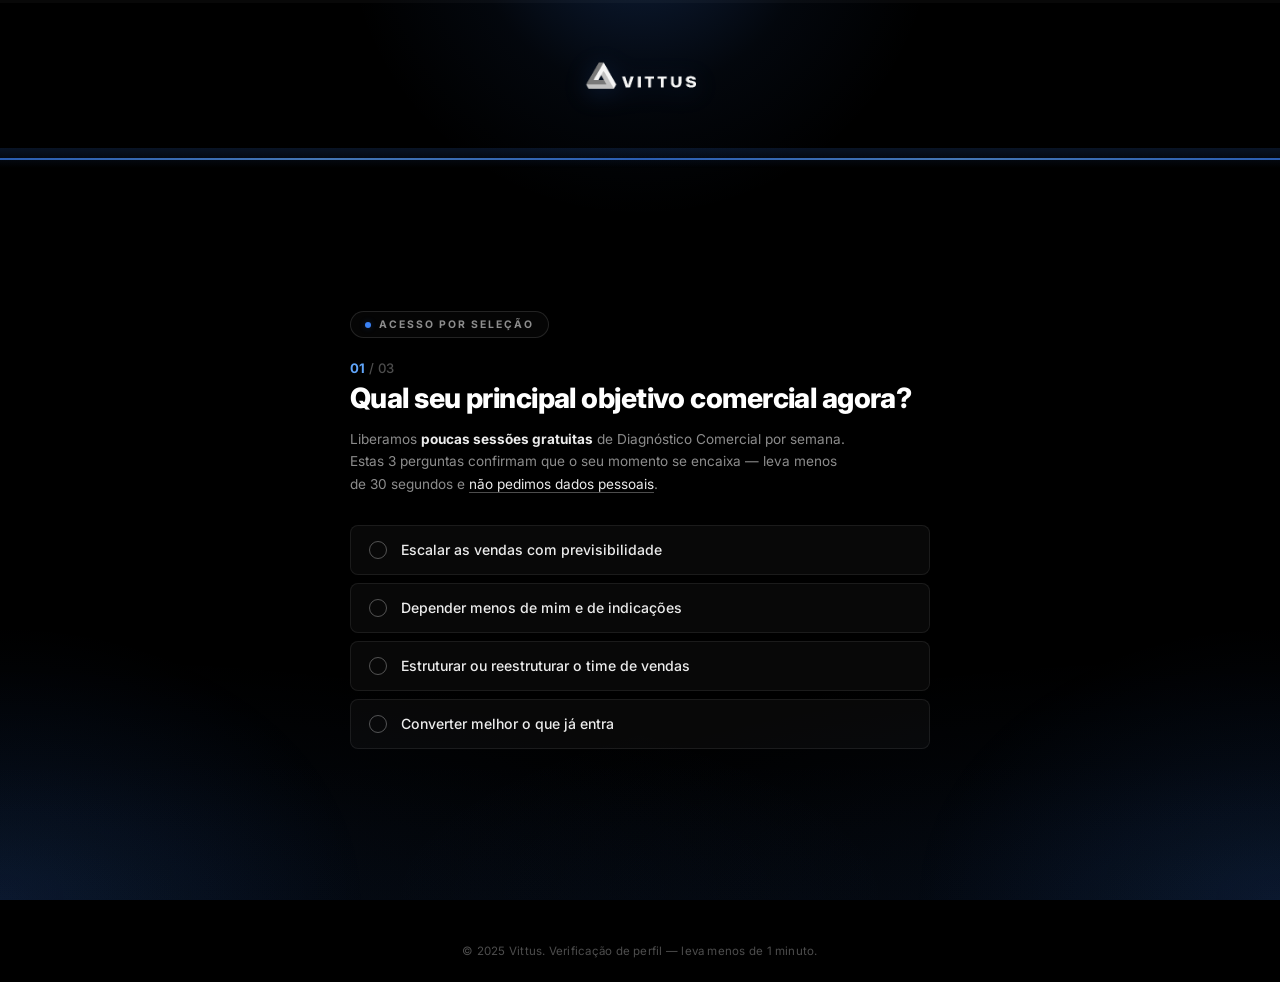
<file: index.html>
<!DOCTYPE html>
<html lang="pt-BR">
<head>
    <meta charset="UTF-8">
    <meta name="viewport" content="width=device-width, initial-scale=1.0">
    <title>Vittus — Verificação de Perfil</title>
    <meta name="description" content="Responda 3 perguntas rápidas e descubra se o seu perfil se encaixa no diagnóstico comercial da Vittus.">
    <link rel="preconnect" href="https://fonts.googleapis.com">
    <link rel="preconnect" href="https://fonts.gstatic.com" crossorigin>
    <link href="https://fonts.googleapis.com/css2?family=Inter:wght@400;500;600;700;800&display=swap" rel="stylesheet">
    <link rel="stylesheet" href="style.css">
</head>
<body>
    <!-- Progress Bar -->
    <div class="progress-bar-container">
        <div class="progress-bar" id="progressBar"></div>
    </div>

    <!-- Header / Logo -->
    <header class="header">
        <img src="logo.png" alt="Vittus" class="logo-img">
    </header>

    <!-- Glow Effects (sutis) -->
    <div class="glow glow-top"></div>
    <div class="glow glow-bottom"></div>
    <div class="glow glow-corner-left"></div>
    <div class="glow glow-corner-right"></div>

    <!-- Quiz Container -->
    <main class="quiz-container" id="quizContainer">

        <!-- Step 1 -->
        <section class="quiz-step active" data-step="1">
            <div class="step-content">
                <div class="badge">
                    <span class="badge-dot"></span>
                    ACESSO POR SELEÇÃO
                </div>
                <div class="step-counter">
                    <span class="step-current">01</span> / <span class="step-total">03</span>
                </div>
                <h1 class="question">Qual seu principal objetivo comercial agora?</h1>
                <p class="subtitle">
                    Liberamos <strong>poucas sessões gratuitas</strong> de Diagnóstico Comercial por semana. Estas 3 perguntas confirmam que o seu momento se encaixa — leva menos de 30 segundos e <u>não pedimos dados pessoais</u>.
                </p>

                <div class="options-list">
                    <label class="option" data-value="escalar">
                        <input type="radio" name="q1" value="escalar">
                        <span class="option-radio"></span>
                        <span class="option-text">Escalar as vendas com previsibilidade</span>
                    </label>
                    <label class="option" data-value="depender">
                        <input type="radio" name="q1" value="depender">
                        <span class="option-radio"></span>
                        <span class="option-text">Depender menos de mim e de indicações</span>
                    </label>
                    <label class="option" data-value="estruturar">
                        <input type="radio" name="q1" value="estruturar">
                        <span class="option-radio"></span>
                        <span class="option-text">Estruturar ou reestruturar o time de vendas</span>
                    </label>
                    <label class="option" data-value="converter">
                        <input type="radio" name="q1" value="converter">
                        <span class="option-radio"></span>
                        <span class="option-text">Converter melhor o que já entra</span>
                    </label>
                </div>
            </div>
        </section>

        <!-- Step 2 -->
        <section class="quiz-step" data-step="2">
            <div class="step-content">
                <div class="badge">
                    <span class="badge-dot"></span>
                    ACESSO POR SELEÇÃO
                </div>
                <div class="step-counter">
                    <span class="step-current">02</span> / <span class="step-total">03</span>
                </div>
                <h1 class="question">Qual o segmento da sua empresa?</h1>

                <div class="options-list">
                    <label class="option" data-value="consultoria">
                        <input type="radio" name="q2" value="consultoria">
                        <span class="option-radio"></span>
                        <span class="option-text">Consultoria, assessoria ou serviço de alto valor</span>
                    </label>
                    <label class="option" data-value="advocacia">
                        <input type="radio" name="q2" value="advocacia">
                        <span class="option-radio"></span>
                        <span class="option-text">Advocacia, contabilidade ou saúde</span>
                    </label>
                    <label class="option" data-value="educacao">
                        <input type="radio" name="q2" value="educacao">
                        <span class="option-radio"></span>
                        <span class="option-text">Educação, mentoria ou infoproduto</span>
                    </label>
                    <label class="option" data-value="seguros">
                        <input type="radio" name="q2" value="seguros">
                        <span class="option-radio"></span>
                        <span class="option-text">Seguros, consórcio ou financeiro</span>
                    </label>
                    <label class="option" data-value="industria">
                        <input type="radio" name="q2" value="industria">
                        <span class="option-radio"></span>
                        <span class="option-text">Indústria ou distribuição</span>
                    </label>
                    <label class="option" data-value="varejo">
                        <input type="radio" name="q2" value="varejo">
                        <span class="option-radio"></span>
                        <span class="option-text">Varejo ou loja física</span>
                    </label>
                    <label class="option" data-value="commodity">
                        <input type="radio" name="q2" value="commodity">
                        <span class="option-radio"></span>
                        <span class="option-text">Commodity (o cliente decide pelo preço)</span>
                    </label>
                    <label class="option" data-value="governo">
                        <input type="radio" name="q2" value="governo">
                        <span class="option-radio"></span>
                        <span class="option-text">Venda para o governo (licitação)</span>
                    </label>
                </div>

                <button class="back-btn" onclick="goBack()">← Voltar</button>
            </div>
        </section>

        <!-- Step 3 -->
        <section class="quiz-step" data-step="3">
            <div class="step-content">
                <div class="badge">
                    <span class="badge-dot"></span>
                    ACESSO POR SELEÇÃO
                </div>
                <div class="step-counter">
                    <span class="step-current">03</span> / <span class="step-total">03</span>
                </div>
                <h1 class="question">Qual o seu papel na empresa?</h1>

                <div class="options-list">
                    <label class="option" data-value="dono">
                        <input type="radio" name="q3" value="dono">
                        <span class="option-radio"></span>
                        <span class="option-text">Dono ou fundador</span>
                    </label>
                    <label class="option" data-value="socio">
                        <input type="radio" name="q3" value="socio">
                        <span class="option-radio"></span>
                        <span class="option-text">Sócio</span>
                    </label>
                    <label class="option" data-value="diretor">
                        <input type="radio" name="q3" value="diretor">
                        <span class="option-radio"></span>
                        <span class="option-text">Diretor(a)</span>
                    </label>
                    <label class="option" data-value="gestor">
                        <input type="radio" name="q3" value="gestor">
                        <span class="option-radio"></span>
                        <span class="option-text">Gestor comercial</span>
                    </label>
                    <label class="option" data-value="outro">
                        <input type="radio" name="q3" value="outro">
                        <span class="option-radio"></span>
                        <span class="option-text">Outro</span>
                    </label>
                </div>

                <button class="back-btn" onclick="goBack()">← Voltar</button>
            </div>
        </section>

        <!-- Result Screen -->
        <section class="quiz-step" data-step="4">
            <div class="step-content result-content">
                <div class="spinner"></div>
                <h1 class="result-title">Seu perfil foi <span class="highlight">selecionado</span> ✓</h1>
                <p class="result-text">
                    Você se encaixa no recorte do Diagnóstico Comercial. Estamos liberando sua agenda para você escolher o melhor horário com um <strong>especialista do nosso time</strong>...
                </p>
                <a href="#" class="cta-button" id="ctaButton">
                    Escolher meu horário agora
                </a>
                <p class="redirect-text">Você será redirecionado automaticamente</p>
            </div>
        </section>

    </main>

    <!-- Footer -->
    <footer class="footer">
        <p>© 2025 Vittus. Verificação de perfil — leva menos de 1 minuto.</p>
    </footer>

    <script src="script.js"></script>
</body>
</html>
</file>
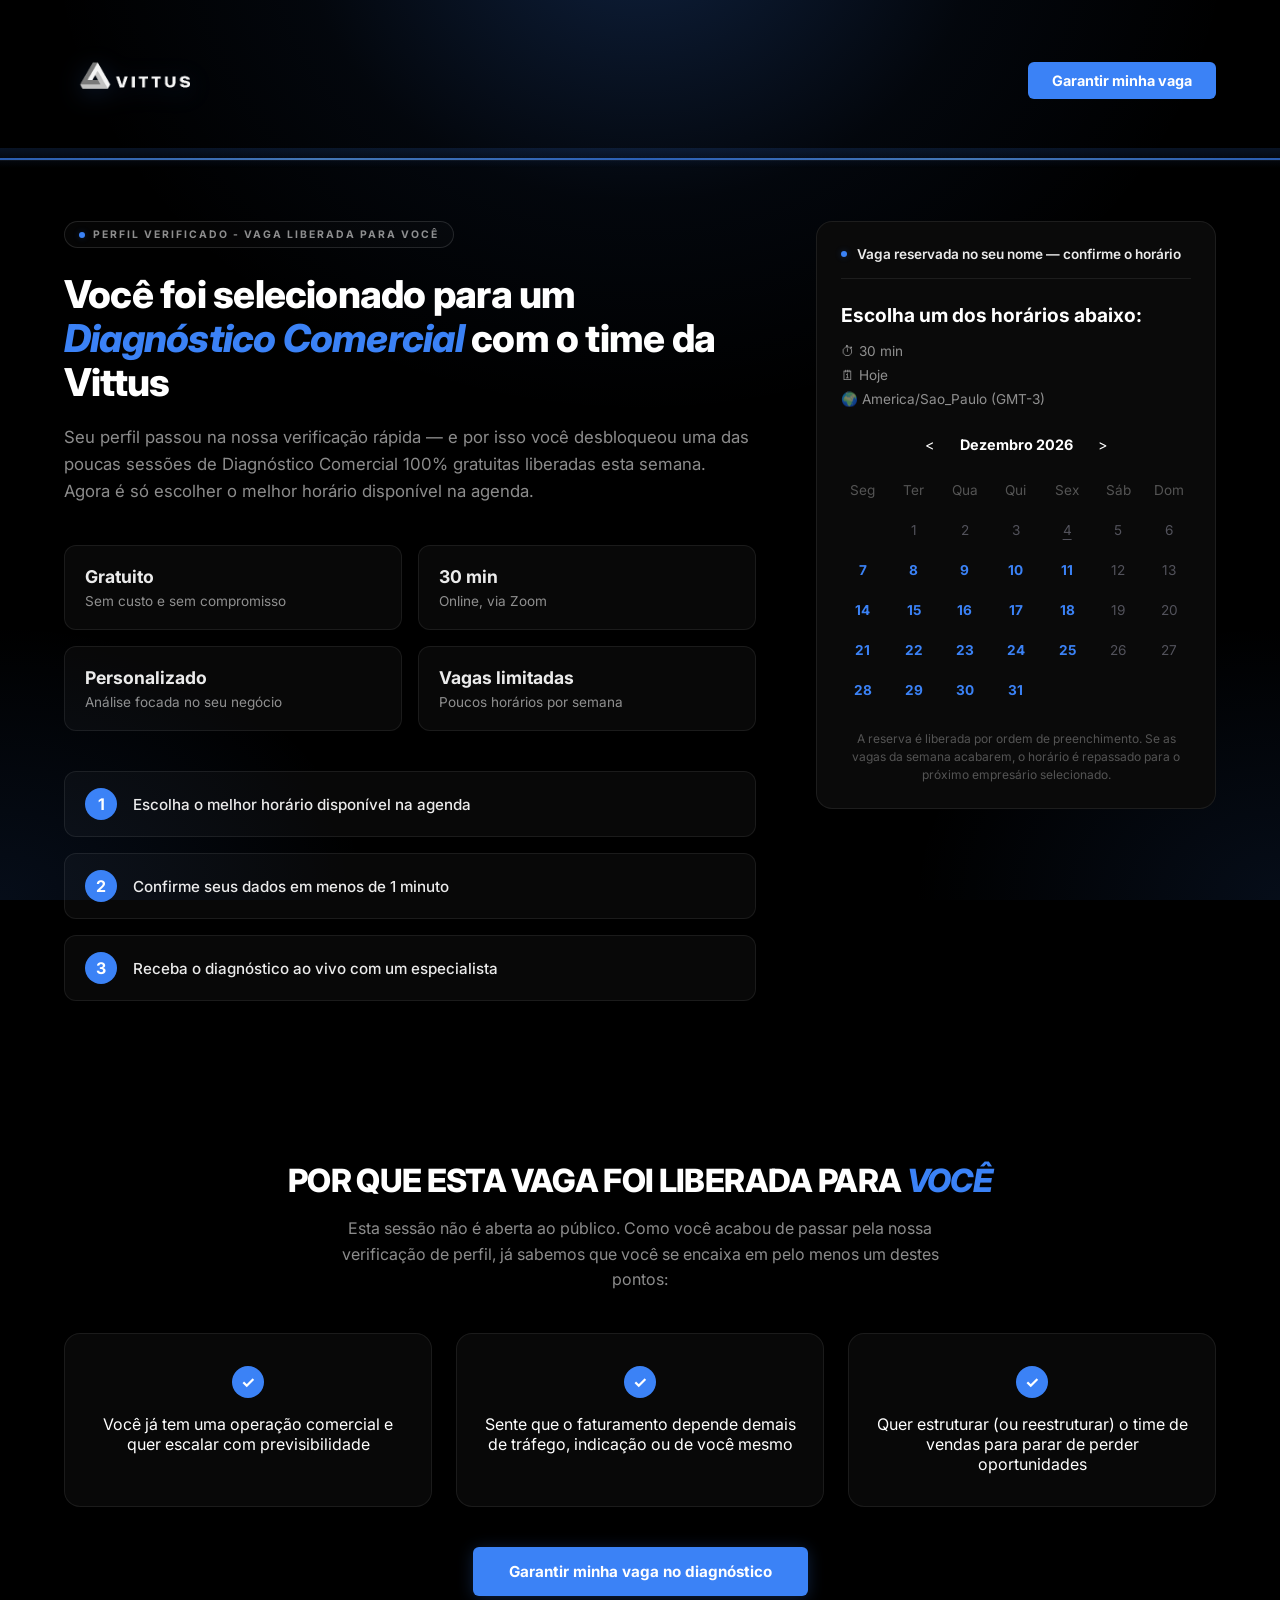
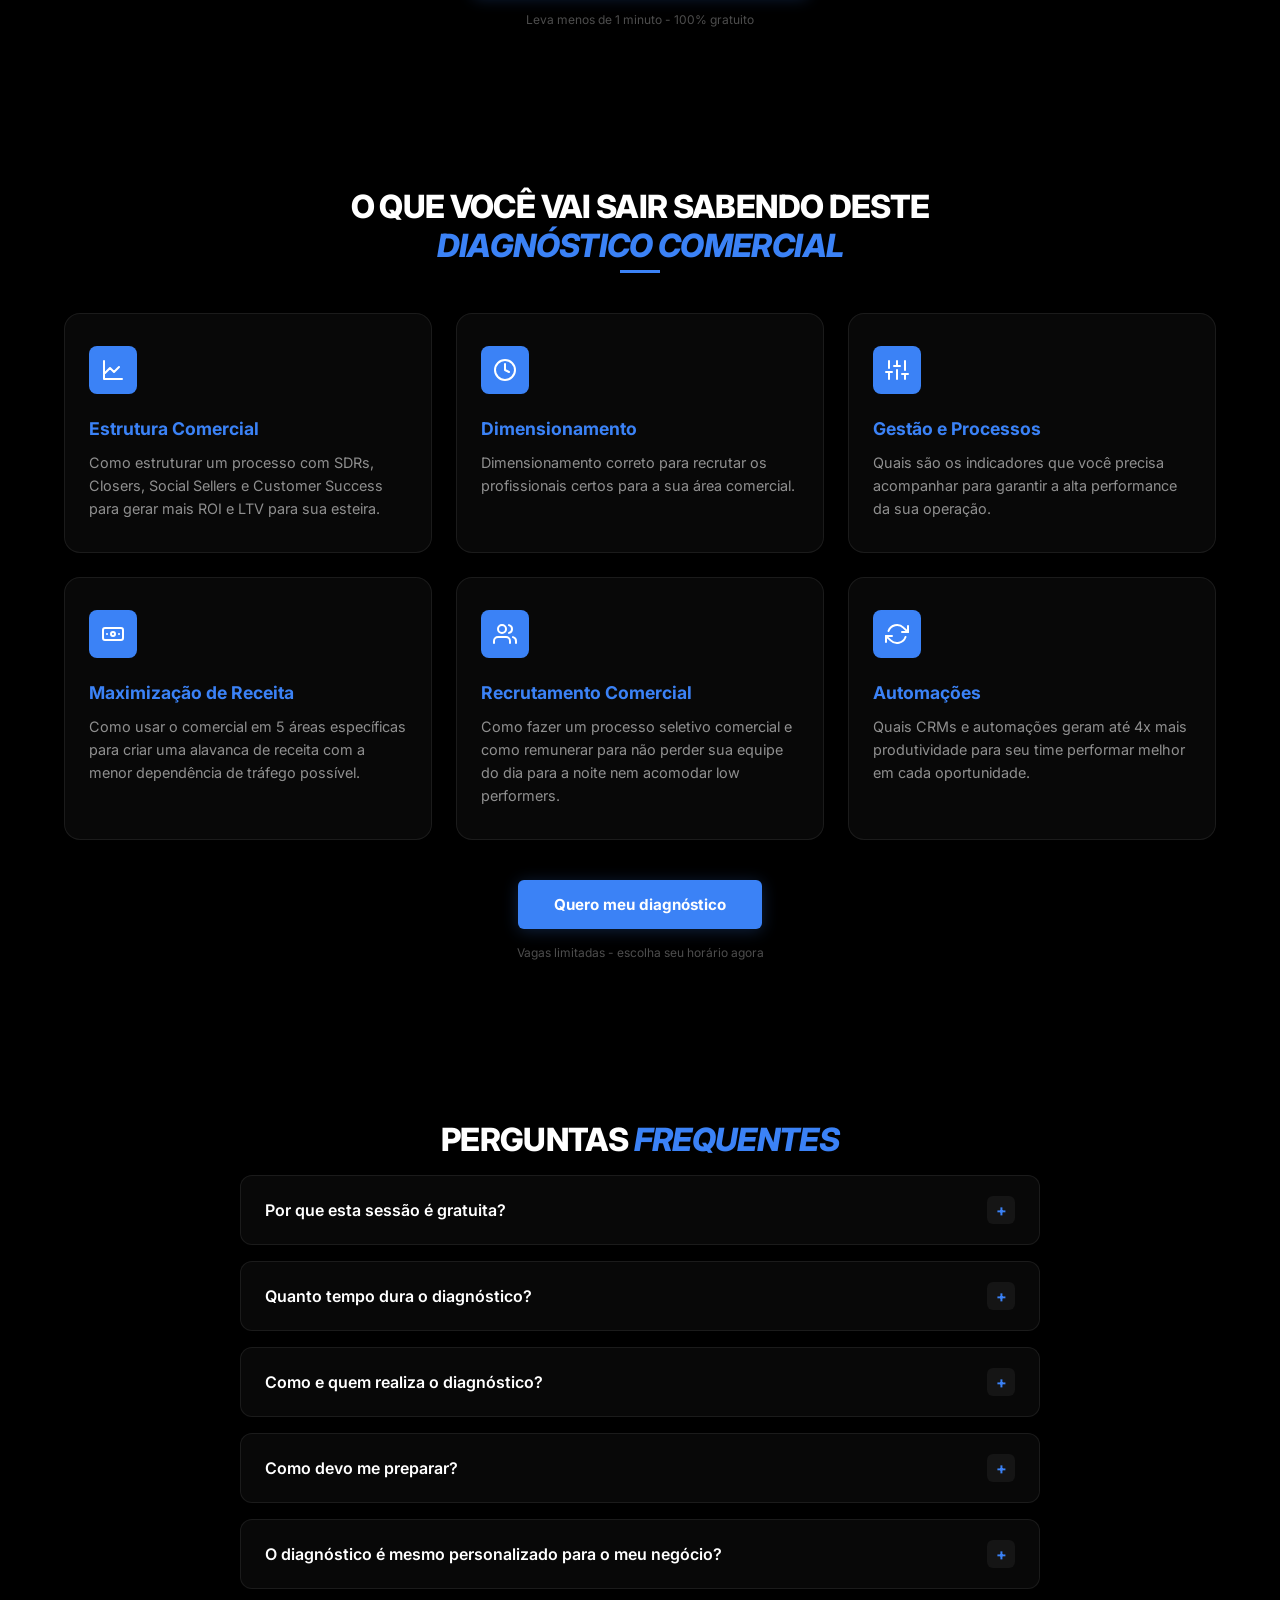
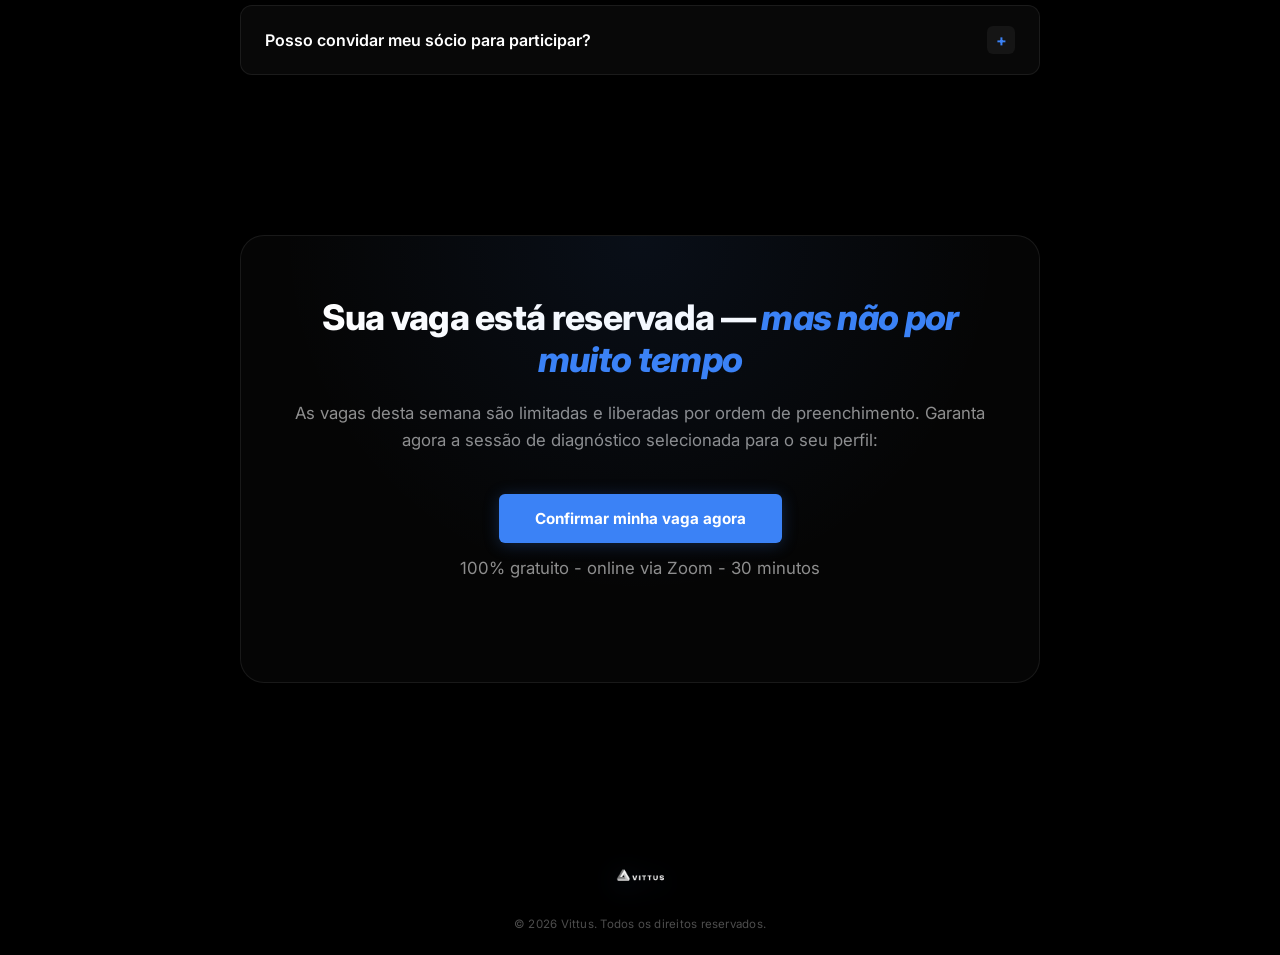
<file: agendamento.html>
<!DOCTYPE html>
<html lang="pt-BR">
<head>
    <meta charset="UTF-8">
    <meta name="viewport" content="width=device-width, initial-scale=1.0">
    <title>Vittus — Agendamento</title>
    <link rel="preconnect" href="https://fonts.googleapis.com">
    <link rel="preconnect" href="https://fonts.gstatic.com" crossorigin>
    <link href="https://fonts.googleapis.com/css2?family=Inter:wght@400;500;600;700;800&display=swap" rel="stylesheet">
    <link rel="stylesheet" href="style.css">
</head>
<body>
    <!-- Glow Effects -->
    <div class="glow glow-top glow-scheduling"></div>
    <div class="glow glow-corner-left glow-fixed"></div>
    <div class="glow glow-corner-right glow-fixed"></div>

    <!-- Header / Logo -->
    <header class="header header-flex">
        <div class="header-inner">
            <img src="logo.png" alt="Vittus" class="logo-img">
            <a href="#agendar" class="cta-button-small">Garantir minha vaga</a>
        </div>
    </header>

    <main class="page-container">
        
        <!-- Hero Section (2 Columns) -->
        <section class="hero-grid">
            <!-- Left Side -->
            <div class="hero-content">
                <div class="badge badge-success">
                    <span class="badge-dot"></span>
                    PERFIL VERIFICADO - VAGA LIBERADA PARA VOCÊ
                </div>
                
                <h1 class="page-title">Você foi selecionado para um <span class="highlight">Diagnóstico Comercial</span> com o time da Vittus</h1>
                
                <p class="page-subtitle">
                    Seu perfil passou na nossa verificação rápida — e por isso você desbloqueou uma das poucas sessões de Diagnóstico Comercial 100% gratuitas liberadas esta semana. Agora é só escolher o melhor horário disponível na agenda.
                </p>

                <div class="features-grid">
                    <div class="feature-box">
                        <strong>Gratuito</strong>
                        <span>Sem custo e sem compromisso</span>
                    </div>
                    <div class="feature-box">
                        <strong>30 min</strong>
                        <span>Online, via Zoom</span>
                    </div>
                    <div class="feature-box">
                        <strong>Personalizado</strong>
                        <span>Análise focada no seu negócio</span>
                    </div>
                    <div class="feature-box">
                        <strong>Vagas limitadas</strong>
                        <span>Poucos horários por semana</span>
                    </div>
                </div>

                <div class="steps-list">
                    <div class="step-item">
                        <div class="step-number">1</div>
                        <div class="step-text">Escolha o melhor horário disponível na agenda</div>
                    </div>
                    <div class="step-item">
                        <div class="step-number">2</div>
                        <div class="step-text">Confirme seus dados em menos de 1 minuto</div>
                    </div>
                    <div class="step-item">
                        <div class="step-number">3</div>
                        <div class="step-text">Receba o diagnóstico ao vivo com um especialista</div>
                    </div>
                </div>
            </div>

            <!-- Right Side (Calendar Application) -->
            <div class="hero-calendar" id="agendar">
                <div class="calendar-header">
                    <span class="badge-dot"></span>
                    Vaga reservada no seu nome — confirme o horário
                </div>
                
                <!-- VIEW: CALENDAR -->
                <div class="calendar-body" id="view-calendar">
                    <h3>Escolha um dos horários abaixo:</h3>
                    
                    <div class="calendar-info">
                        <p>⏱ 30 min</p>
                        <p>🗓 Hoje</p>
                        <p>🌍 America/Sao_Paulo (GMT-3)</p>
                    </div>

                    <div class="month-nav">
                        <span id="prev-month" style="cursor:pointer; padding: 5px;">&lt;</span>
                        <strong id="calendar-month-year">Junho 2026</strong>
                        <span id="next-month" style="cursor:pointer; padding: 5px;">&gt;</span>
                    </div>
                    <div class="days-grid" id="calendar-days">
                        <span>Seg</span><span>Ter</span><span>Qua</span><span>Qui</span><span>Sex</span><span>Sáb</span><span>Dom</span>
                        <!-- Days generated by JS -->
                    </div>
                </div>

                <!-- VIEW: TIMES -->
                <div class="calendar-body" id="view-times" style="display: none;">
                    <div class="view-header" style="display: flex; align-items: center; gap: 15px; margin-bottom: 20px;">
                        <button class="back-button" onclick="calendarGoBack('calendar')">←</button>
                        <div style="text-align: center; flex: 1;">
                            <h3 id="selected-date-display" style="margin: 0; font-size: 18px;">Quinta-feira</h3>
                            <p id="selected-date-sub" style="margin: 0; color: #a1a1aa; font-size: 14px;">Junho 25, 2026</p>
                        </div>
                        <div style="width: 30px;"></div> <!-- Spacer -->
                    </div>
                    
                    <div class="calendar-info" style="border-bottom: 1px solid #27272a; padding-bottom: 15px; margin-bottom: 15px;">
                        <p style="font-weight: bold; margin-bottom: 8px;">Fuso horário</p>
                        <p style="font-size: 14px; color: #d4d4d8;">🌍 GMT-03:00 America/Sao_Paulo (GMT-3)</p>
                    </div>

                    <h3 style="text-align:center; margin-bottom: 5px;">Escolha o horário</h3>
                    <p style="text-align:center; color: #a1a1aa; font-size: 14px; margin-bottom: 20px;">Duração : 30 Mins</p>
                    
                    <div class="times-list" id="times-list">
                        <!-- Buttons generated by JS -->
                    </div>
                </div>

                <!-- VIEW: FORM -->
                <div class="calendar-body" id="view-form" style="display: none;">
                    <div class="view-header" style="display: flex; align-items: center; gap: 15px; margin-bottom: 20px;">
                        <button class="back-button" onclick="calendarGoBack('times')">←</button>
                        <h3 style="margin: 0; font-size: 18px;">Escolha um dos horários abaixo:</h3>
                    </div>

                    <div class="selected-details" style="background: #111; border: 1px solid #27272a; border-radius: 8px; padding: 15px; margin-bottom: 25px;">
                        <p style="display: flex; align-items: center; gap: 10px; margin-bottom: 10px; color: #d4d4d8;"><span style="font-size: 18px;">⏱</span> 30 min</p>
                        <p style="display: flex; align-items: center; gap: 10px; margin-bottom: 10px; color: #d4d4d8;"><span style="font-size: 18px;">🗓</span> <span id="final-date-time">01:00 PM - 01:30 PM , Qui, 25 De Jun De 2026</span></p>
                        <p style="display: flex; align-items: center; gap: 10px; color: #d4d4d8;"><span style="font-size: 18px;">🌍</span> America/Sao_Paulo (GMT-3)</p>
                    </div>

                    <h3 style="margin-bottom: 15px; font-size: 18px;">Inserir informações</h3>
                    <form id="booking-form" class="booking-form">
                        <div class="form-group" style="margin-bottom: 15px;">
                            <label style="display: block; margin-bottom: 8px; font-weight: 500; font-size: 14px;">Seu nome <span style="color: #60a5fa;">*</span></label>
                            <input type="text" id="b-name" placeholder="Por favor informe seu nome" required style="width: 100%; padding: 12px; background: #111; border: 1px solid #27272a; border-radius: 6px; color: white; outline: none; font-family: 'Inter', sans-serif;">
                        </div>
                        <div class="form-group" style="margin-bottom: 25px;">
                            <label style="display: block; margin-bottom: 8px; font-weight: 500; font-size: 14px;">Telefone <span style="color: #60a5fa;">*</span></label>
                            <div class="phone-input-wrapper" style="display: flex; background: #111; border: 1px solid #27272a; border-radius: 6px; overflow: hidden;">
                                <div style="padding: 12px 10px; background: #18181b; border-right: 1px solid #27272a; display: flex; align-items: center; gap: 5px;">
                                    <span>🇧🇷</span>
                                    <span style="font-size: 10px; color: #a1a1aa;">▼</span>
                                </div>
                                <input type="tel" id="b-phone" placeholder="Informe seu WhatsApp.." required style="flex: 1; padding: 12px; background: transparent; border: none; color: white; outline: none; font-family: 'Inter', sans-serif;">
                            </div>
                        </div>
                        <button type="submit" class="cta-button" style="width: 100%;">Agendar</button>
                    </form>
                </div>

                <p class="calendar-footer-text">A reserva é liberada por ordem de preenchimento. Se as vagas da semana acabarem, o horário é repassado para o próximo empresário selecionado.</p>
            </div>
        </section>

        <!-- Motivos Section -->
        <section class="section-motivos">
            <h2 class="section-title">POR QUE ESTA VAGA FOI LIBERADA PARA <span class="highlight">VOCÊ</span></h2>
            <p class="section-desc">Esta sessão não é aberta ao público. Como você acabou de passar pela nossa verificação de perfil, já sabemos que você se encaixa em pelo menos um destes pontos:</p>
            
            <div class="motivos-grid">
                <div class="motivo-card">
                    <div class="check-icon">✓</div>
                    Você já tem uma operação comercial e quer escalar com previsibilidade
                </div>
                <div class="motivo-card">
                    <div class="check-icon">✓</div>
                    Sente que o faturamento depende demais de tráfego, indicação ou de você mesmo
                </div>
                <div class="motivo-card">
                    <div class="check-icon">✓</div>
                    Quer estruturar (ou reestruturar) o time de vendas para parar de perder oportunidades
                </div>
            </div>

            <div style="text-align: center; margin-top: 40px;">
                <a href="#agendar" class="cta-button cta-button-inline">Garantir minha vaga no diagnóstico</a>
                <p class="redirect-text">Leva menos de 1 minuto - 100% gratuito</p>
            </div>
        </section>

        <!-- Entregáveis Section -->
        <section class="section-entregaveis">
            <h2 class="section-title">O QUE VOCÊ VAI SAIR SABENDO DESTE <br><span class="highlight title-underline">DIAGNÓSTICO COMERCIAL</span></h2>
            
            <div class="entregaveis-grid">
                <div class="entregavel-card">
                    <div class="entregavel-icon">
                        <svg viewBox="0 0 24 24" fill="none" stroke="currentColor" stroke-width="2" stroke-linecap="round" stroke-linejoin="round"><path d="M3 3v18h18"/><path d="M18 9l-5 5-4-4-5 5"/></svg>
                    </div>
                    <h3>Estrutura Comercial</h3>
                    <p>Como estruturar um processo com SDRs, Closers, Social Sellers e Customer Success para gerar mais ROI e LTV para sua esteira.</p>
                </div>
                <div class="entregavel-card">
                    <div class="entregavel-icon">
                        <svg viewBox="0 0 24 24" fill="none" stroke="currentColor" stroke-width="2" stroke-linecap="round" stroke-linejoin="round"><circle cx="12" cy="12" r="10"/><polyline points="12 6 12 12 16 14"/></svg>
                    </div>
                    <h3>Dimensionamento</h3>
                    <p>Dimensionamento correto para recrutar os profissionais certos para a sua área comercial.</p>
                </div>
                <div class="entregavel-card">
                    <div class="entregavel-icon">
                        <svg viewBox="0 0 24 24" fill="none" stroke="currentColor" stroke-width="2" stroke-linecap="round" stroke-linejoin="round"><line x1="4" y1="21" x2="4" y2="14"></line><line x1="4" y1="10" x2="4" y2="3"></line><line x1="12" y1="21" x2="12" y2="12"></line><line x1="12" y1="8" x2="12" y2="3"></line><line x1="20" y1="21" x2="20" y2="16"></line><line x1="20" y1="12" x2="20" y2="3"></line><line x1="1" y1="14" x2="7" y2="14"></line><line x1="9" y1="8" x2="15" y2="8"></line><line x1="17" y1="16" x2="23" y2="16"></line></svg>
                    </div>
                    <h3>Gestão e Processos</h3>
                    <p>Quais são os indicadores que você precisa acompanhar para garantir a alta performance da sua operação.</p>
                </div>
                <div class="entregavel-card">
                    <div class="entregavel-icon">
                        <svg viewBox="0 0 24 24" fill="none" stroke="currentColor" stroke-width="2" stroke-linecap="round" stroke-linejoin="round"><rect x="2" y="6" width="20" height="12" rx="2"/><circle cx="12" cy="12" r="2"/><path d="M6 12h.01M18 12h.01"/></svg>
                    </div>
                    <h3>Maximização de Receita</h3>
                    <p>Como usar o comercial em 5 áreas específicas para criar uma alavanca de receita com a menor dependência de tráfego possível.</p>
                </div>
                <div class="entregavel-card">
                    <div class="entregavel-icon">
                        <svg viewBox="0 0 24 24" fill="none" stroke="currentColor" stroke-width="2" stroke-linecap="round" stroke-linejoin="round"><path d="M17 21v-2a4 4 0 0 0-4-4H5a4 4 0 0 0-4 4v2"></path><circle cx="9" cy="7" r="4"></circle><path d="M23 21v-2a4 4 0 0 0-3-3.87"></path><path d="M16 3.13a4 4 0 0 1 0 7.75"></path></svg>
                    </div>
                    <h3>Recrutamento Comercial</h3>
                    <p>Como fazer um processo seletivo comercial e como remunerar para não perder sua equipe do dia para a noite nem acomodar low performers.</p>
                </div>
                <div class="entregavel-card">
                    <div class="entregavel-icon">
                        <svg viewBox="0 0 24 24" fill="none" stroke="currentColor" stroke-width="2" stroke-linecap="round" stroke-linejoin="round"><polyline points="23 4 23 10 17 10"></polyline><polyline points="1 20 1 14 7 14"></polyline><path d="M3.51 9a9 9 0 0 1 14.85-3.36L23 10M1 14l4.64 4.36A9 9 0 0 0 20.49 15"></path></svg>
                    </div>
                    <h3>Automações</h3>
                    <p>Quais CRMs e automações geram até 4x mais produtividade para seu time performar melhor em cada oportunidade.</p>
                </div>
            </div>
            
            <div style="text-align: center; margin-top: 40px;">
                <a href="#agendar" class="cta-button cta-button-inline">Quero meu diagnóstico</a>
                <p class="redirect-text">Vagas limitadas - escolha seu horário agora</p>
            </div>
        </section>

        <!-- FAQ Section -->
        <section class="section-faq">
            <h2 class="section-title">PERGUNTAS <span class="highlight">FREQUENTES</span></h2>
            
            <div class="faq-grid">
                <div class="faq-item">
                    <div class="faq-question">Por que esta sessão é gratuita? <span class="faq-toggle">+</span></div>
                    <div class="faq-answer">Porque é uma pré-avaliação: nosso objetivo é entender a fundo sua operação comercial e mostrar, na prática, onde estão os gargalos que travam seu faturamento. Liberamos poucas vagas por semana justamente para conseguir entregar essa análise com profundidade — sem cobrar nada e sem compromisso de contratação.</div>
                </div>
                <div class="faq-item">
                    <div class="faq-question">Quanto tempo dura o diagnóstico? <span class="faq-toggle">+</span></div>
                    <div class="faq-answer">Cerca de 30 minutos — tempo suficiente para analisarmos os pontos críticos do seu negócio com profundidade e você sair com clareza dos próximos passos.</div>
                </div>
                <div class="faq-item">
                    <div class="faq-question">Como e quem realiza o diagnóstico? <span class="faq-toggle">+</span></div>
                    <div class="faq-answer">A call é feita 100% online, pela plataforma segura do Zoom, com um especialista do nosso time comercial. Se a sessão não for o que você esperava, pode encerrar a qualquer momento, sem ressentimentos.</div>
                </div>
                <div class="faq-item">
                    <div class="faq-question">Como devo me preparar? <span class="faq-toggle">+</span></div>
                    <div class="faq-answer">Traga as principais dificuldades que você enfrenta hoje no comercial. Assim conseguimos focar exatamente nas áreas que mais precisam de atenção e tornar a sessão mais valiosa para você.</div>
                </div>
                <div class="faq-item">
                    <div class="faq-question">O diagnóstico é mesmo personalizado para o meu negócio? <span class="faq-toggle">+</span></div>
                    <div class="faq-answer">Com certeza. Fazemos uma análise detalhada, focada em identificar os gaps específicos da sua operação, para você enxergar com clareza as áreas que precisam de melhoria para acelerar seus resultados.</div>
                </div>
                <div class="faq-item">
                    <div class="faq-question">Posso convidar meu sócio para participar? <span class="faq-toggle">+</span></div>
                    <div class="faq-answer">Sim. Você pode convidar seu sócio ou qualquer pessoa de confiança para participar junto. Quanto mais alinhados os decisores, melhores as estratégias que conseguimos desenhar para o seu negócio.</div>
                </div>
            </div>
        </section>

        <!-- Final CTA Box -->
        <section class="section-final">
            <div class="final-box">
                <h2>Sua vaga está reservada — <span class="highlight">mas não por muito tempo</span></h2>
                <p>As vagas desta semana são limitadas e liberadas por ordem de preenchimento. Garanta agora a sessão de diagnóstico selecionada para o seu perfil:</p>
                <a href="#agendar" class="cta-button">Confirmar minha vaga agora</a>
                <p class="redirect-text">100% gratuito - online via Zoom - 30 minutos</p>
            </div>
        </section>

    </main>

    <!-- Footer -->
    <footer class="footer">
        <div class="logo" style="display: flex; justify-content: center; margin-bottom: 10px;">
            <img src="logo.png" alt="Vittus" class="logo-img" style="height: 60px;">
        </div>
        <p>© 2026 Vittus. Todos os direitos reservados.</p>
    </footer>

    <script src="script.js"></script>
</body>
</html>
</file>
<file: style.css>
/* ===========================
   VITTUS QUIZ — DESIGN SYSTEM
   Preto dominante, branco para textos,
   azul SOMENTE em detalhes mínimos
   =========================== */

/* Reset & Base */
*, *::before, *::after {
    margin: 0;
    padding: 0;
    box-sizing: border-box;
}

:root {
    /* Blacks */
    --bg-primary: #000000;
    --bg-secondary: #050505;

    /* Options - neutral dark */
    --bg-option: rgba(255, 255, 255, 0.03);
    --bg-option-hover: rgba(255, 255, 255, 0.06);
    --bg-option-selected: rgba(255, 255, 255, 0.08);

    /* Azul - SÓ para detalhes pequenos */
    --accent: #3B82F6;
    --accent-light: #60A5FA;
    --accent-glow: rgba(59, 130, 246, 0.25);

    /* Whites */
    --white: #FFFFFF;
    --white-90: rgba(255, 255, 255, 0.92);
    --white-60: rgba(255, 255, 255, 0.55);
    --white-35: rgba(255, 255, 255, 0.3);
    --white-15: rgba(255, 255, 255, 0.12);
    --white-08: rgba(255, 255, 255, 0.06);

    /* Borders */
    --border-default: rgba(255, 255, 255, 0.08);
    --border-hover: rgba(255, 255, 255, 0.15);
    --border-selected: rgba(255, 255, 255, 0.25);

    --font-primary: 'Inter', -apple-system, BlinkMacSystemFont, sans-serif;
    --transition-fast: 0.2s ease;
    --transition-normal: 0.35s ease;
}

html {
    font-size: 16px;
    scroll-behavior: smooth;
}

body {
    font-family: var(--font-primary);
    background-color: var(--bg-primary);
    color: var(--white);
    min-height: 100vh;
    display: flex;
    flex-direction: column;
    overflow-x: hidden;
    -webkit-font-smoothing: antialiased;
    -moz-osx-font-smoothing: grayscale;
}

/* ===========================
   PROGRESS BAR
   =========================== */
.progress-bar-container {
    position: fixed;
    top: 0;
    left: 0;
    width: 100%;
    height: 3px;
    background: rgba(255, 255, 255, 0.03);
    z-index: 100;
}

.progress-bar {
    height: 100%;
    width: 0%;
    background: linear-gradient(90deg, var(--accent), var(--accent-light));
    box-shadow: 0 0 12px var(--accent-glow);
    transition: width 0.6s cubic-bezier(0.4, 0, 0.2, 1);
    border-radius: 0 2px 2px 0;
}

/* ===========================
   HEADER / LOGO — Proeminente como Full Sales
   =========================== */
.header {
    display: flex;
    justify-content: center;
    align-items: center;
    padding: 10px 0;
    position: relative;
    z-index: 10;
}

.logo-img {
    height: 140px;
    width: auto;
    object-fit: contain;
    display: block;
    position: relative;
    z-index: 2;
    filter: drop-shadow(0px 4px 12px rgba(59, 130, 246, 0.2)); /* Adiciona um brilho sutil na própria logo */
}

/* ========================================
   LINHA GLOW FORTE — como a referência
   ======================================== */
.header::after {
    content: '';
    position: absolute;
    bottom: 0;
    left: 0;
    width: 100%;
    height: 2px;
    background: linear-gradient(90deg, 
        var(--accent) 0%, 
        var(--accent-light) 25%, 
        var(--accent) 50%,
        var(--accent-light) 75%,
        var(--accent) 100%
    );
    opacity: 0.7;
}

/* Glow difuso atrás da linha */
.header::before {
    content: '';
    position: absolute;
    bottom: -8px;
    left: 0;
    width: 100%;
    height: 20px;
    background: linear-gradient(180deg, rgba(59, 130, 246, 0.15) 0%, transparent 100%);
    z-index: -1;
}

/* ===========================
   GLOW / ATMOSFERA — como referência
   =========================== */
.glow {
    position: fixed;
    pointer-events: none;
    z-index: 0;
}

/* Spotlight exatamente atrás da logo */
.glow-top {
    top: -80px;
    left: 50%;
    transform: translateX(-50%);
    width: 600px;
    height: 300px;
    background: radial-gradient(ellipse at top center, rgba(59, 130, 246, 0.25) 0%, rgba(59, 130, 246, 0.05) 40%, transparent 70%);
    z-index: 0;
}

/* Glow atmosférico no bottom — os cantos como Full Sales */
.glow-bottom {
    bottom: 0;
    left: 0;
    width: 100%;
    height: 350px;
    background: 
        radial-gradient(ellipse at bottom left, rgba(59, 130, 246, 0.07) 0%, transparent 50%),
        radial-gradient(ellipse at bottom right, rgba(59, 130, 246, 0.07) 0%, transparent 50%),
        linear-gradient(0deg, rgba(59, 130, 246, 0.03) 0%, transparent 40%);
}

/* Glow canto esquerdo */
.glow-corner-left {
    bottom: 0;
    left: 0;
    width: 400px;
    height: 300px;
    background: radial-gradient(ellipse at bottom left, rgba(59, 130, 246, 0.1) 0%, transparent 65%);
}

/* Glow canto direito */
.glow-corner-right {
    bottom: 0;
    right: 0;
    width: 400px;
    height: 300px;
    background: radial-gradient(ellipse at bottom right, rgba(59, 130, 246, 0.1) 0%, transparent 65%);
}

/* ===========================
   QUIZ CONTAINER — centralizado como ref
   =========================== */
.quiz-container {
    flex: 1;
    display: flex;
    justify-content: center;
    align-items: center;
    padding: 20px 24px 40px;
    position: relative;
    z-index: 1;
    min-height: calc(100vh - 140px);
}

/* ===========================
   QUIZ STEPS
   =========================== */
.quiz-step {
    display: none;
    width: 100%;
    max-width: 580px;
    animation: fadeSlideIn 0.45s cubic-bezier(0.4, 0, 0.2, 1) forwards;
}

.quiz-step.active {
    display: block;
}

.quiz-step.slide-out {
    animation: fadeSlideOut 0.25s cubic-bezier(0.4, 0, 0.2, 1) forwards;
}

@keyframes fadeSlideIn {
    from {
        opacity: 0;
        transform: translateY(20px);
    }
    to {
        opacity: 1;
        transform: translateY(0);
    }
}

@keyframes fadeSlideOut {
    from {
        opacity: 1;
        transform: translateY(0);
    }
    to {
        opacity: 0;
        transform: translateY(-12px);
    }
}

/* ===========================
   BADGE
   =========================== */
.badge {
    display: inline-flex;
    align-items: center;
    gap: 8px;
    padding: 6px 14px;
    border-radius: 50px;
    border: 1px solid var(--white-15);
    background: rgba(255, 255, 255, 0.02);
    font-size: 0.65rem;
    font-weight: 700;
    letter-spacing: 2px;
    color: var(--white-60);
    text-transform: uppercase;
    margin-bottom: 22px;
}

.badge-dot {
    width: 6px;
    height: 6px;
    border-radius: 50%;
    background: var(--accent);
    box-shadow: 0 0 6px var(--accent-glow);
    animation: pulse-dot 2s ease-in-out infinite;
}

@keyframes pulse-dot {
    0%, 100% { opacity: 1; }
    50% { opacity: 0.4; }
}

/* ===========================
   STEP COUNTER
   =========================== */
.step-counter {
    font-size: 0.82rem;
    color: var(--white-35);
    margin-bottom: 6px;
    font-weight: 500;
}

.step-current {
    color: var(--accent-light);
    font-weight: 700;
}

/* ===========================
   QUESTION
   =========================== */
.question {
    font-size: 1.75rem;
    font-weight: 800;
    line-height: 1.2;
    color: var(--white);
    margin-bottom: 12px;
    letter-spacing: -0.02em;
}

.subtitle {
    font-size: 0.85rem;
    line-height: 1.65;
    color: var(--white-60);
    margin-bottom: 30px;
    max-width: 500px;
}

.subtitle strong {
    color: var(--white-90);
}

.subtitle u {
    color: var(--white-90);
    text-decoration-color: var(--white-35);
    text-underline-offset: 3px;
}

/* ===========================
   OPTIONS LIST
   =========================== */
.options-list {
    display: flex;
    flex-direction: column;
    gap: 8px;
}

.option {
    display: flex;
    align-items: center;
    gap: 14px;
    padding: 15px 18px;
    border-radius: 8px;
    border: 1px solid var(--border-default);
    background: var(--bg-option);
    cursor: pointer;
    transition: all var(--transition-fast);
    position: relative;
}

.option:hover {
    border-color: var(--border-hover);
    background: var(--bg-option-hover);
}

.option input[type="radio"] {
    display: none;
}

.option-radio {
    width: 18px;
    height: 18px;
    min-width: 18px;
    border-radius: 50%;
    border: 1.5px solid var(--white-35);
    transition: all var(--transition-fast);
    position: relative;
}

.option-radio::after {
    content: '';
    position: absolute;
    top: 50%;
    left: 50%;
    transform: translate(-50%, -50%) scale(0);
    width: 8px;
    height: 8px;
    border-radius: 50%;
    background: var(--accent);
    transition: transform 0.25s cubic-bezier(0.34, 1.56, 0.64, 1);
}

.option.selected {
    border-color: var(--border-selected);
    background: var(--bg-option-selected);
}

.option.selected .option-radio {
    border-color: var(--accent);
}

.option.selected .option-radio::after {
    transform: translate(-50%, -50%) scale(1);
}

.option-text {
    font-size: 0.88rem;
    font-weight: 500;
    color: var(--white-90);
    transition: color var(--transition-fast);
}

/* ===========================
   BACK BUTTON
   =========================== */
.back-btn {
    display: inline-block;
    margin-top: 20px;
    padding: 6px 0;
    background: none;
    border: none;
    color: var(--accent-light);
    font-size: 0.82rem;
    font-weight: 500;
    font-family: var(--font-primary);
    cursor: pointer;
    transition: color var(--transition-fast);
    opacity: 0.6;
}

.back-btn:hover {
    color: var(--white);
    opacity: 1;
}

/* ===========================
   RESULT SCREEN
   =========================== */
.result-content {
    text-align: center;
    display: flex;
    flex-direction: column;
    align-items: center;
    justify-content: center;
    min-height: 50vh;
}

.result-title {
    font-size: 1.75rem;
    font-weight: 800;
    color: var(--white);
    margin-bottom: 14px;
    letter-spacing: -0.02em;
}

.highlight {
    color: var(--accent);
    font-style: italic;
}

.result-text {
    font-size: 0.9rem;
    color: var(--white-60);
    line-height: 1.7;
    max-width: 440px;
    margin-bottom: 32px;
}

.result-text strong {
    color: var(--white-90);
}

/* CTA Button */
.cta-button {
    display: inline-flex;
    align-items: center;
    justify-content: center;
    padding: 15px 36px;
    border-radius: 6px;
    background: var(--accent);
    color: var(--white);
    font-size: 0.95rem;
    font-weight: 700;
    font-family: var(--font-primary);
    text-decoration: none;
    border: none;
    cursor: pointer;
    transition: all var(--transition-normal);
    box-shadow: 0 2px 16px rgba(59, 130, 246, 0.25);
    position: relative;
    overflow: hidden;
}

.cta-button::before {
    content: '';
    position: absolute;
    top: 0;
    left: -100%;
    width: 100%;
    height: 100%;
    background: linear-gradient(90deg, transparent, rgba(255,255,255,0.1), transparent);
    transition: left 0.5s ease;
}

.cta-button:hover {
    background: #2563EB;
    transform: translateY(-1px);
    box-shadow: 0 4px 24px rgba(59, 130, 246, 0.35);
}

.cta-button:hover::before {
    left: 100%;
}

.cta-button:active {
    transform: translateY(0);
}

.redirect-text {
    margin-top: 12px;
    font-size: 0.75rem;
    color: var(--white-35);
    font-weight: 400;
}

/* ===========================
   SPINNER
   =========================== */
.spinner {
    width: 28px;
    height: 28px;
    border: 2px solid var(--white-08);
    border-top-color: var(--white-60);
    border-radius: 50%;
    animation: spin 0.8s linear infinite;
    margin-bottom: 18px;
}

@keyframes spin {
    to { transform: rotate(360deg); }
}

/* ===========================
   FOOTER
   =========================== */
.footer {
    text-align: center;
    padding: 24px;
    position: relative;
    z-index: 1;
}

.footer p {
    font-size: 0.72rem;
    color: var(--white-35);
    letter-spacing: 0.02em;
}

/* ===========================
   RESPONSIVE (MOBILE OPTIMIZED)
   =========================== */
@media (max-width: 640px) {
    /* Header & Logo */
    .header {
        padding: 16px 0 12px;
    }

    .logo-img {
        height: 85px; /* Tamanho bom para ver a logo sem empurrar o conteúdo pra baixo */
    }

    /* Glows adaptados para não ofuscar o celular */
    .glow-top {
        top: -60px;
        width: 100%;
        height: 250px;
        background: radial-gradient(ellipse at top center, rgba(59, 130, 246, 0.2) 0%, transparent 70%);
    }

    .header::after {
        opacity: 0.5; /* Linha um pouco mais sutil no mobile */
    }

    /* Container Principal */
    .quiz-container {
        padding: 10px 20px 40px; /* Menos padding no topo para a pergunta ficar "above the fold" */
        min-height: calc(100vh - 120px);
    }

    /* Textos & Títulos */
    .badge {
        margin-bottom: 16px;
        padding: 6px 12px;
        font-size: 0.6rem;
    }

    .step-counter {
        margin-bottom: 8px;
        font-size: 0.85rem;
    }

    .question {
        font-size: 1.55rem; /* Maior impacto na pergunta */
        line-height: 1.25;
        margin-bottom: 14px;
    }

    .subtitle {
        font-size: 0.9rem; /* Legibilidade perfeita */
        line-height: 1.55;
        margin-bottom: 26px;
    }

    /* Opções de Resposta — Otimizadas para Toque (Thumb-friendly) */
    .options-list {
        gap: 12px; /* Mais espaço entre as opções para evitar clique errado */
    }

    .option {
        padding: 16px 18px; /* Área de clique muito maior */
        border-radius: 10px; /* Bordas mais modernas no mobile */
    }

    .option-text {
        font-size: 0.92rem;
        line-height: 1.35;
    }

    .option-radio {
        width: 20px;
        height: 20px;
        min-width: 20px;
    }

    /* Navegação */
    .back-btn {
        margin-top: 28px;
        padding: 14px 10px 14px 0; /* Área de toque expandida */
        font-size: 0.9rem;
    }

    /* Tela de Resultado */
    .result-icon {
        width: 60px;
        height: 60px;
        margin-bottom: 20px;
    }

    .result-title {
        font-size: 1.6rem;
    }

    .result-text {
        font-size: 0.95rem;
        margin-bottom: 32px;
    }

    /* Botão CTA — Conversão Máxima */
    .cta-button {
        padding: 18px 24px; /* Botão bem alto para toque fácil */
        font-size: 1rem;
        width: 100%;
        border-radius: 8px;
        box-shadow: 0 4px 20px rgba(59, 130, 246, 0.35); /* Shadow mais forte pra chamar atenção */
    }

    .footer {
        padding: 20px;
    }
}

@media (max-width: 380px) {
    /* Ajustes para celulares muito pequenos (iPhone SE, etc) */
    .question {
        font-size: 1.35rem;
    }

    .logo-img {
        height: 75px;
    }

    .option {
        padding: 14px 16px;
    }

    .option-text {
        font-size: 0.85rem;
    }
}

/* ===========================
   AGENDAMENTO PAGE STYLES
   =========================== */
.header-flex {
    justify-content: center;
    border-bottom: 1px solid rgba(255, 255, 255, 0.05);
}

.header-inner {
    display: flex;
    justify-content: space-between;
    align-items: center;
    width: 100%;
    max-width: 1200px;
    padding: 0 24px;
}

.logo-small {
    height: 50px;
}

.cta-button-small {
    padding: 10px 24px;
    border-radius: 6px;
    background: var(--accent);
    color: var(--white);
    font-size: 0.9rem;
    font-weight: 700;
    text-decoration: none;
    transition: all var(--transition-normal);
}
.cta-button-small:hover {
    background: #2563EB;
}

.page-container {
    max-width: 1200px;
    margin: 0 auto;
    padding: 60px 24px;
    position: relative;
    z-index: 1;
}

.glow-scheduling {
    width: 1200px;
    height: 500px;
}

.glow-fixed {
    position: fixed;
}

/* Hero Grid */
.hero-grid {
    display: grid;
    grid-template-columns: 1fr 400px;
    gap: 60px;
    margin-bottom: 80px;
}

.badge-success {
    margin-bottom: 24px;
}

.page-title {
    font-size: 2.4rem;
    font-weight: 800;
    line-height: 1.15;
    margin-bottom: 20px;
    letter-spacing: -0.02em;
}

.page-subtitle {
    font-size: 1.05rem;
    color: var(--white-60);
    line-height: 1.6;
    margin-bottom: 40px;
}

/* Features Grid */
.features-grid {
    display: grid;
    grid-template-columns: 1fr 1fr;
    gap: 16px;
    margin-bottom: 40px;
}

.feature-box {
    background: var(--bg-option);
    border: 1px solid var(--border-default);
    padding: 20px;
    border-radius: 12px;
    display: flex;
    flex-direction: column;
    gap: 6px;
}

.feature-box strong {
    font-size: 1.1rem;
    color: var(--white-90);
}

.feature-box span {
    font-size: 0.85rem;
    color: var(--white-60);
}

/* Steps List */
.steps-list {
    display: flex;
    flex-direction: column;
    gap: 16px;
}

.step-item {
    display: flex;
    align-items: center;
    gap: 16px;
    background: var(--bg-option);
    border: 1px solid var(--border-default);
    padding: 16px 20px;
    border-radius: 12px;
}

.step-number {
    width: 32px;
    height: 32px;
    background: var(--accent);
    color: white;
    border-radius: 50%;
    display: flex;
    align-items: center;
    justify-content: center;
    font-weight: 700;
    font-size: 1rem;
    flex-shrink: 0;
}

.step-text {
    font-size: 0.95rem;
    color: var(--white-90);
    font-weight: 500;
}

/* Calendar Mock */
.hero-calendar {
    background: #0A0A0A;
    border: 1px solid var(--border-default);
    border-radius: 16px;
    padding: 24px;
    position: sticky;
    top: 100px;
    height: fit-content;
}

.calendar-header {
    display: flex;
    align-items: center;
    gap: 10px;
    font-size: 0.85rem;
    color: var(--white-90);
    font-weight: 600;
    margin-bottom: 24px;
    padding-bottom: 16px;
    border-bottom: 1px solid var(--border-default);
}

.calendar-body h3 {
    font-size: 1.2rem;
    margin-bottom: 16px;
}

.calendar-info {
    font-size: 0.85rem;
    color: var(--white-60);
    margin-bottom: 24px;
    display: flex;
    flex-direction: column;
    gap: 8px;
}

.month-nav {
    display: flex;
    justify-content: center;
    align-items: center;
    gap: 20px;
    margin-bottom: 16px;
    font-size: 0.9rem;
}

.days-grid {
    display: grid;
    grid-template-columns: repeat(7, 1fr);
    gap: 8px;
    text-align: center;
    font-size: 0.85rem;
    color: var(--white-35);
}

.days-grid span {
    padding: 8px 0;
}

.day-active {
    color: #3b82f6 !important;
    cursor: pointer;
    border-radius: 50%;
    transition: background 0.2s;
}

.day-active:hover {
    background: var(--bg-option-hover);
}

.day-selected {
    background: var(--accent) !important;
    color: white !important;
}

.calendar-footer-text {
    margin-top: 24px;
    font-size: 0.75rem;
    color: var(--white-35);
    line-height: 1.5;
    text-align: center;
}

/* Sections General */
.section-title {
    font-size: 2rem;
    font-weight: 800;
    text-align: center;
    margin-bottom: 16px;
    text-transform: uppercase;
    letter-spacing: -0.02em;
}

.section-desc {
    text-align: center;
    color: var(--white-60);
    max-width: 600px;
    margin: 0 auto 40px;
    line-height: 1.6;
}

/* Motivos */
.section-motivos {
    padding: 80px 0;
}

.motivos-grid {
    display: grid;
    grid-template-columns: repeat(3, 1fr);
    gap: 24px;
}

.motivo-card {
    background: var(--bg-option);
    border: 1px solid var(--border-default);
    padding: 32px 24px;
    border-radius: 16px;
    text-align: center;
    display: flex;
    flex-direction: column;
    align-items: center;
    gap: 16px;
}

.check-icon {
    width: 32px;
    height: 32px;
    background: var(--accent);
    color: white;
    border-radius: 50%;
    display: flex;
    align-items: center;
    justify-content: center;
    font-weight: bold;
}

/* Entregaveis */
.section-entregaveis {
    padding: 80px 0;
}

.entregaveis-grid {
    display: grid;
    grid-template-columns: repeat(3, 1fr);
    gap: 24px;
    margin-top: 40px;
}

.entregavel-card {
    background: var(--bg-option);
    border: 1px solid var(--border-default);
    padding: 32px 24px;
    border-radius: 16px;
}

.entregavel-icon {
    width: 48px;
    height: 48px;
    background: var(--accent);
    color: white;
    border: none;
    border-radius: 8px;
    display: flex;
    align-items: center;
    justify-content: center;
    margin-bottom: 24px;
}

.entregavel-icon svg {
    width: 24px;
    height: 24px;
}

.entregavel-card h3 {
    font-size: 1.1rem;
    color: var(--accent);
    margin-bottom: 12px;
}

.title-underline {
    display: inline-block;
    position: relative;
    padding-bottom: 8px;
    color: var(--accent);
}

.title-underline::after {
    content: '';
    position: absolute;
    bottom: 0;
    left: 50%;
    transform: translateX(-50%);
    width: 40px;
    height: 3px;
    background: var(--accent);
}

.entregavel-card p {
    font-size: 0.9rem;
    color: var(--white-60);
    line-height: 1.6;
}

/* FAQ */
.section-faq {
    padding: 80px 0;
    max-width: 800px;
    margin: 0 auto;
}

.faq-grid {
    display: flex;
    flex-direction: column;
    gap: 16px;
}

.faq-item {
    background: var(--bg-option);
    border: 1px solid var(--border-default);
    border-radius: 12px;
    overflow: hidden;
    transition: all 0.3s ease;
}

.faq-item:hover {
    border-color: var(--accent);
    box-shadow: 0 4px 20px rgba(59, 130, 246, 0.05);
}

.faq-question {
    padding: 20px 24px;
    font-weight: 600;
    display: flex;
    justify-content: space-between;
    align-items: center;
    cursor: pointer;
    user-select: none;
    transition: color 0.3s ease;
}

.faq-item:hover .faq-question {
    color: var(--white);
}

.faq-toggle {
    background: rgba(255, 255, 255, 0.05);
    width: 28px;
    height: 28px;
    display: flex;
    align-items: center;
    justify-content: center;
    border-radius: 6px;
    font-weight: bold;
    color: var(--accent);
    transition: transform 0.3s;
}

.faq-item.active .faq-toggle {
    background: var(--accent);
    color: white;
    transform: rotate(45deg);
}

.faq-answer {
    padding: 0 24px;
    max-height: 0;
    overflow: hidden;
    color: var(--white-60);
    line-height: 1.6;
    transition: all 0.3s ease-out;
}

.faq-item.active .faq-answer {
    padding: 0 24px 24px;
    max-height: 500px;
}

/* Final CTA */
.section-final {
    padding: 80px 0;
}

.final-box {
    background: #050505;
    border: 1px solid var(--border-default);
    padding: 60px 40px;
    border-radius: 24px;
    text-align: center;
    max-width: 800px;
    margin: 0 auto;
    position: relative;
    overflow: hidden;
}

.final-box::before {
    content: '';
    position: absolute;
    top: 0;
    left: 0;
    width: 100%;
    height: 100%;
    background: radial-gradient(circle at top center, rgba(59, 130, 246, 0.08) 0%, transparent 60%);
    pointer-events: none;
}

.final-box h2 {
    font-size: 2.2rem;
    font-weight: 800;
    margin-bottom: 20px;
    letter-spacing: -0.02em;
}

.final-box p {
    color: var(--white-60);
    line-height: 1.6;
    margin-bottom: 40px;
    font-size: 1.05rem;
}

.cta-button-inline {
    display: inline-block;
    width: auto;
}

/* Responsividade Agendamento */
@media (max-width: 992px) {
    .hero-grid {
        grid-template-columns: 1fr;
    }
    
    .hero-calendar {
        position: static;
    }

    .motivos-grid {
        grid-template-columns: 1fr;
    }

    .entregaveis-grid {
        grid-template-columns: 1fr 1fr;
    }
}

@media (max-width: 640px) {
    .page-title {
        font-size: 1.8rem;
    }
    
    .features-grid {
        grid-template-columns: 1fr;
    }

    .entregaveis-grid {
        grid-template-columns: 1fr;
    }

    .section-title {
        font-size: 1.6rem;
    }

    .final-box {
        padding: 40px 20px;
    }
    
    .final-box h2 {
        font-size: 1.6rem;
    }

    .header-inner {
        flex-direction: column;
        gap: 16px;
    }

    .header-inner .cta-button-small {
        display: none;
    }
}

/* ===========================
   CALENDAR INTERACTIVE VIEWS
   =========================== */
.back-button {
    background: transparent;
    border: 1px solid #27272a;
    color: var(--accent);
    width: 36px;
    height: 36px;
    border-radius: 50%;
    display: flex;
    align-items: center;
    justify-content: center;
    cursor: pointer;
    transition: all 0.2s ease;
    font-size: 18px;
}

.back-button:hover {
    border-color: var(--accent);
    background: rgba(220, 38, 38, 0.1);
}

.time-btn {
    display: block;
    width: 100%;
    padding: 16px;
    margin-bottom: 12px;
    background: transparent;
    border: 1px solid #27272a;
    border-radius: 6px;
    color: var(--accent);
    font-size: 15px;
    font-weight: 600;
    font-family: 'Inter', sans-serif;
    cursor: pointer;
    transition: all 0.2s ease;
    text-align: center;
}

.time-btn:hover {
    border-color: var(--accent);
    background: rgba(220, 38, 38, 0.05);
}

.calendar-body {
    transition: opacity 0.3s ease, transform 0.3s ease;
}

.fade-out {
    opacity: 0;
    transform: translateX(-10px);
    pointer-events: none;
}

.fade-in {
    animation: fadeInSlide 0.3s ease forwards;
}

@keyframes fadeInSlide {
    0% {
        opacity: 0;
        transform: translateX(10px);
    }
    100% {
        opacity: 1;
        transform: translateX(0);
    }
}
</file>
